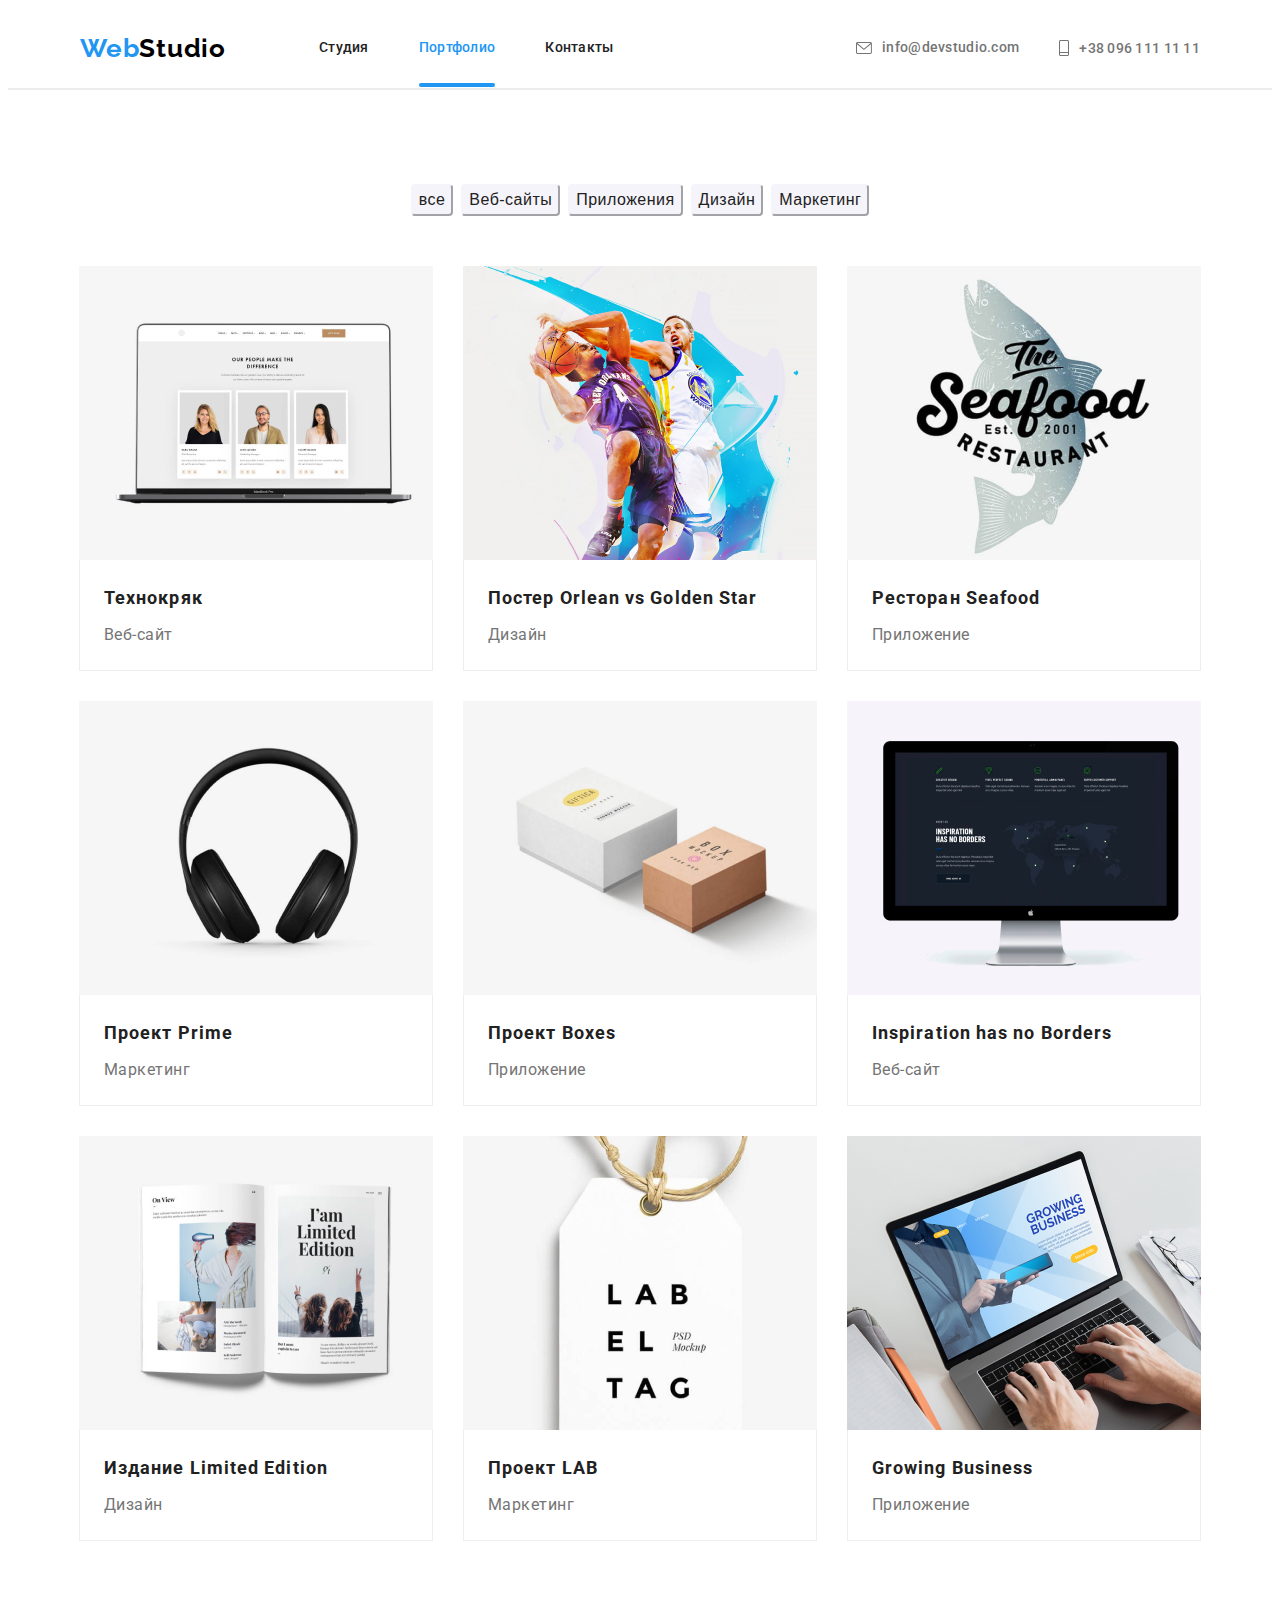
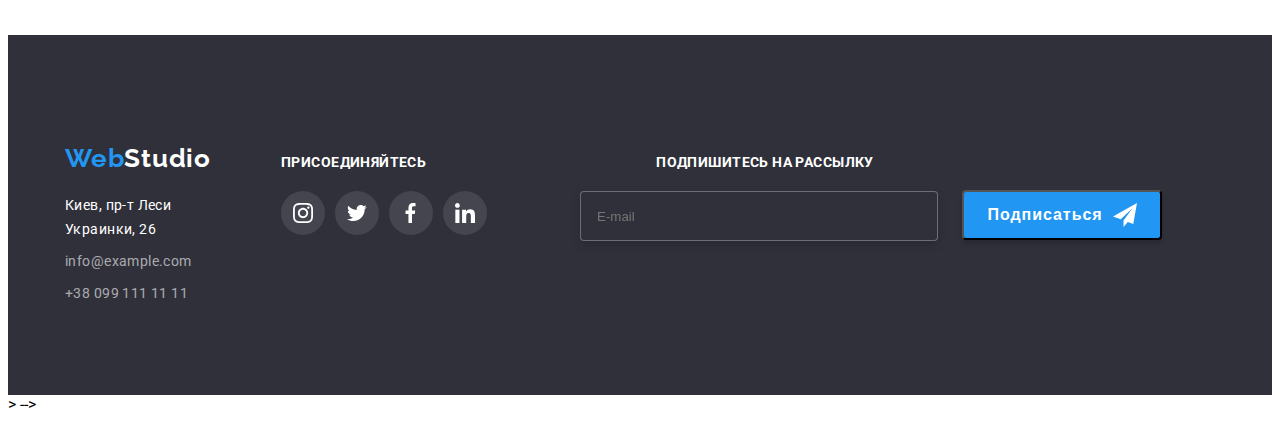
<file: portfolio.html/portfolio.html>
<!DOCTYPE html>
<html lang="ru">
    <head>
        <meta charset="UTF-8">
        <meta http-equiv="X-UA-Compatible" content="IE=edge">
        <meta name="viewport" content="width=device-width, initial-scale=1.0">
        <title>WebStudio</title>
        <link
        rel="stylesheet"
        href="https://cdnjs.cloudflare.com/ajax/libs/animate.css/4.1.1/animate.min.css"/>
        <link rel="preconnect" href="https://fonts.gstatic.com">
        <link href="https://fonts.googleapis.com/css2?family=Raleway:wght@700&family=Roboto:wght@400;500;700;900&display=swap"
        rel="stylesheet">
        <link rel="stylesheet" href="../css/main.min.css">
</head>


<body class="body">
   <header class="header">
      <div class="container top-line">
              <nav class="navigation" >
      
      <a class="logotip link animate__rubberBand" href="../index.html">Web<span class="logo-1">Studio</span></a>
      
      <ul class="menu list">
      
          <li class="menu-item-studio">
      
              <a class="menu-link-studio-list header-contact  link" href="../index.html">Студия</a>
      
          </li>
      <li class="menu-item-portfolio">
      
         <a class="menu-link-studio-list-portfolio header-contact link" href="">Портфолио</a>
      
          </li>
      <li class="menu-item-contakt">
      
              <a class="menu-link-contakt header-contact link" href="">Контакты</a>
          </li>
            </ul>
      </nav>

      <button type="button" class="header__menu-buton" data-menu-button>
        <svg width="40" height="40" class="header__menu-buton-icon">
        <use  href="../images/icons.svg/burger-1.svg#burger-1">
        
        </use>
        </svg>
        
        </button>

      <ul class="mail__tel list">
        <li class="mail__tel-list">
          <a class="mail__tel-link link" href="mailto:info@devstudio.com">
                    <svg width="16" height="12" class="mail-link-icon-mail">
             <use href="../images/icons.svg/sprite-mail-tel.svg#icon-mail">
             </use>
          </svg >
              info@devstudio.com</a> </li>
      
         <li class="tel-link">
          <a class="tel-link-tel link" href="tel:+380961111111">  
              <svg width="10" height="16" class="mail-link-icon-tel ">
              <use href="../images/icons.svg/sprite-mail-tel.svg#icon-telefon">
              </use>
          </svg>
              +38 096 111 11 11</a></li>
      
      </ul>
      </div>

      <div class="mobile-menu" data-menu>
    
        <div class="mobile-menu-conteiner">
            <button type="button" class="mobile-menu-close-buton" data-menu-close>
                <svg width="11" height="11" class="mobile__menu-close-buton-icon">
                    <use href="../images/icons.svg/symbol-defs.svg#icon-close-black-18dp-2-1"></use>
                </svg>
        
            </button>
        <ul class="mobile__menu-list list">
        <li class="mobile__menu-list-item-studio"><a href="../index.html" class="mobile__menu-link-studio link">Студия</a>  
        </li>
        <li class="mobile__menu-list-item"><a href="" class="mobile__menu-link link">Портфолио</a>  
        </li>
        <li class="mobile__menu-list-item"><a href="" class="mobile__menu-link link">Контакты</a>  
        </li>
        </ul>
        </div>
        <ul class="mobile__menu-tel-mail list">
            <li class="mobile__menu-tel-mail-list">
              <a class="mobile__menu-tel-mail-mail link" href="mailto:info@devstudio.com">
             
                 info@devstudio.com</a> </li>
         
            <li class="mobile__menu-tel-mail-list">
             <a class="mobile__menu-tel-mail-linc-tel link" href="tel:+380961111111">  
         
                 +38 096 111 11 11</a></li>
         
         </ul>
        <div class="mobile__menu-social">
            <ul class="mobile__menu-social-list list">
                <li class="mobile__menu-social-link"><a href="" class="mobile__menu-social-seti link">Instagram</a></li>
        
                <li class="mobile__menu-social-link"><a href="" class="mobile__menu-social-seti link">Twitter</a></li>
        
                <li class="mobile__menu-social-link"><a href="" class="mobile__menu-social-seti link">Facebook</a></li>
        
                <li class="mobile__menu-social-link"><a href="" class="mobile__menu-social-seti link">LinkedIn</a></li>
            </ul>
        </div>
        
        
        </div>


          </header>
    <!--шапка герой-->
<main>
   
    <section class="class-hero-portfolio">
        
            <div class="box-hero-portfolio container">

<ul class="hero-buton list">
     <li class="hero-buton-text"><button type="button" class="hero-buton-link">все</button> </li>
<li class="hero-buton-text buton-text"><button type="button" class="hero-buton-link">Веб-сайты</button></li>
<li class="hero-buton-text buton-text"><button type="button" class="hero-buton-link">Приложения</button> </li>
<li class="hero-buton-text buton-text"><button type="button" class="hero-buton-link">Дизайн</button> </li>
<li class="hero-buton-text buton-text"><button type="button" class="hero-buton-link">Маркетинг</button> </li>
</ul>

<ul class="logotip-porfolio  portfolio-blok-list list ">

<li class="logotip-porfolio-logo"><a class="porfolio-logotip-overlay  link" href="">

    <div class="tim-list-overlay">

          <picture class="#">
    

            <source
                    srcset="../images/portfolio-leptop/kmp-1-370.jpg 1x, ../images/portfolio-leptop/kmp-1-370-@2x.jpg 2x"
                    media="(min-width: 1200px)">
                    <source
                    srcset="../images/porfolio-table/pln-1-354.jpg 1x, ../images/porfolio-table/pln-1-354-@2x.jpg 2x"
                    media="(min-width: 768px)">
                    <source
                    srcset="../images/portfolio-tel/prtf-1-450.jpg 1x,  ../images/portfolio-tel/prtf-1-450-@2x.jpg 2x"
                    media="(min-width: 480px)">
                    <source
                    srcset="../images/porfolio-table/pln-1-354.jpg 1x, ../images/porfolio-table/pln-1-354-@2x.jpg 2x"
                    media="(min-width: 320px)">
            
                    <img class="projects__list__item__image" src="#" alt="ноутбук">
                </picture>

        
    <p class="porfolio-overlay"> Технокряк это современная площадка распространения коронавируса. Компании используют
         эту платформу для цифрового шпионажа и атак на защищённые сервера конкурентов.  </p></div>
   <div class="logotip-porfolio-logo-text"><h2 class="hero-list-href">Технокряк</h2><p class="hero-list-href-ink">Веб-сайт</p></div> </a></li>



<li class="logotip-porfolio-logo"><a class="porfolio-logotip-overlay link" href="">
    <div class="tim-list-overlay">
        
        <picture class="#">
    

            <source
                    srcset="../images/portfolio-leptop/kmp-2-370.jpg 1x, ../images/portfolio-leptop/kmp-2-370-@2x.jpg 2x"
                    media="(min-width: 1200px)">
                    <source
                    srcset="../images/porfolio-table/pln-2-354.jpg 1x, ../images/porfolio-table/pln-2-354-@2x.jpg 2x"
                    media="(min-width: 768px)">
                    <source
                    srcset="../images/portfolio-tel/prtf-2-450.jpg 1x,  ../images/portfolio-tel/prtf-2-450-@2x.jpg 2x"
                    media="(min-width: 480px)">
                    <source
                    srcset="../images/porfolio-table/pln-2-354.jpg 1x, ../images/porfolio-table/pln-2-354-@2x.jpg 2x"
                    media="(min-width: 320px)">
            
                    <img class="projects__list__item__image" src="#" alt="баскетболисt">
                </picture>


        <p class="porfolio-overlay"> Технокряк это современная площадка распространения коронавируса. Компании используют
            эту платформу для цифрового шпионажа и атак на защищённые сервера конкурентов.  </p></div>
   <div class="logotip-porfolio-logo-text"> <h2 class="hero-list-href link">Постер  Orlean vs Golden Star</h2><p class="hero-list-href-ink">Дизайн</p></div></a></li>




<li class="logotip-porfolio-logo"><a class="porfolio-logotip-overlay link" href="">
    <div class="tim-list-overlay">

        <picture class="#">
    

            <source
                    srcset="../images/portfolio-leptop/kmp-3-370.jpg 1x, ../images/portfolio-leptop/kmp-3-370-@2x.jpg 2x"
                    media="(min-width: 1200px)">
                    <source
                    srcset="../images/porfolio-table/pln-3-354.jpg 1x, ../images/porfolio-table/pln-3-354-@2x.jpg 2x"
                    media="(min-width: 768px)">
                    <source
                    srcset="../images/portfolio-tel/prtf-3-450.jpg 1x,  ../images/portfolio-tel/prtf-3-450-@2x.jpg 2x"
                    media="(min-width: 480px)">
                    <source
                    srcset="../images/porfolio-table/pln-3-354.jpg 1x, ../images/porfolio-table/pln-3-354-@2x.jpg 2x"
                    media="(min-width: 320px)">
            
                    <img class="projects__list__item__image" src="#" alt="рыба">
                </picture>



        <p class="porfolio-overlay"> Технокряк это современная площадка распространения коронавируса. Компании используют
            эту платформу для цифрового шпионажа и атак на защищённые сервера конкурентов.  </p></div>
   <div class="logotip-porfolio-logo-text"> <h2 class="hero-list-href link">Ресторан Seafood</h2><p class="hero-list-href-ink">Приложение</p></div></a></li>




<li class="logotip-porfolio-logo"><a class="porfolio-logotip-overlay link" href="">
    <div class="tim-list-overlay">
        
        <picture class="#">
    

            <source
                    srcset="../images/portfolio-leptop/kmp-4-370.jpg 1x, ../images/portfolio-leptop/kmp-4-370-@2x.jpg 2x"
                    media="(min-width: 1200px)">
                    <source
                    srcset="../images/porfolio-table/pln-4-354.jpg 1x, ../images/porfolio-table/pln-4-354-@2x.jpg 2x"
                    media="(min-width: 768px)">
                    <source
                    srcset="../images/portfolio-tel/prtf-4-450.jpg 1x,  ../images/portfolio-tel/prtf-4-450-@2x.jpg 2x"
                    media="(min-width: 480px)">
                    <source
                    srcset="../images/porfolio-table/pln-4-354.jpg 1x, ../images/porfolio-table/pln-4-354-@2x.jpg 2x"
                    media="(min-width: 320px)">
            
                    <img class="projects__list__item__image" src="#" alt="наушники">
                </picture>


        <p class="porfolio-overlay"> Технокряк это современная площадка распространения коронавируса. Компании используют
            эту платформу для цифрового шпионажа и атак на защищённые сервера конкурентов.  </p></div>
   <div class="logotip-porfolio-logo-text"><h2 class="hero-list-href link">Проект Prime</h2><p class="hero-list-href-ink">Маркетинг</p></div> </a></li>



<li class="logotip-porfolio-logo"><a class="porfolio-logotip-overlay link" href="">
    <div class="tim-list-overlay">
        <picture class="#">
    

            <source
                    srcset="../images/portfolio-leptop/kmp-5-370.jpg 1x, ../images/portfolio-leptop/kmp-5-370-@2x.jpg 2x"
                    media="(min-width: 1200px)">
                    <source
                    srcset="../images/porfolio-table/pln-5-354.jpg 1x, ../images/porfolio-table/pln-5-354-@2x.jpg 2x"
                    media="(min-width: 768px)">
                    <source
                    srcset="../images/portfolio-tel/prtf-5-450.jpg 1x,  ../images/portfolio-tel/prtf-5-450-@2x.jpg 2x"
                    media="(min-width: 480px)">
                    <source
                    srcset="../images/porfolio-table/pln-5-354.jpg 1x, ../images/porfolio-table/pln-5-354-@2x.jpg 2x"
                    media="(min-width: 320px)">
            
                    <img class="projects__list__item__image" src="#" alt="кубики">
                </picture>


        <p class="porfolio-overlay"> Технокряк это современная площадка распространения коронавируса. Компании используют
            эту платформу для цифрового шпионажа и атак на защищённые сервера конкурентов.  </p></div>
  <div class="logotip-porfolio-logo-text"> <h2 class="hero-list-href link">Проект Boxes</h2><p class="hero-list-href-ink">Приложение</p></div> </a></li>



<li class="logotip-porfolio-logo"><a class="porfolio-logotip-overlay link" href="">
    <div class="tim-list-overlay">
        
        
        <picture class="#">
    

            <source
                    srcset="../images/portfolio-leptop/kmp-6-370.jpg 1x, ../images/portfolio-leptop/kmp-6-370-@2x.jpg 2x"
                    media="(min-width: 1200px)">
                    <source
                    srcset="../images/porfolio-table/pln-6-354.jpg 1x, ../images/porfolio-table/pln-6-354-@2x.jpg 2x"
                    media="(min-width: 768px)">
                    <source
                    srcset="../images/portfolio-tel/prtf-6-450.jpg 1x,  ../images/portfolio-tel/prtf-6-450-@2x.jpg 2x"
                    media="(min-width: 480px)">
                    <source
                    srcset="../images/porfolio-table/pln-6-354.jpg 1x, ../images/porfolio-table/pln-6-354-@2x.jpg 2x"
                    media="(min-width: 320px)">
            
                    <img class="projects__list__item__image" src="#" alt="монитор">
                </picture>


        <p class="porfolio-overlay"> Технокряк это современная площадка распространения коронавируса. Компании используют
            эту платформу для цифрового шпионажа и атак на защищённые сервера конкурентов.  </p></div>
  <div class="logotip-porfolio-logo-text">  <h2 class="hero-list-href link">Inspiration has no Borders</h2><p class="hero-list-href-ink">Веб-сайт</p></div></a></li>




<li class="logotip-porfolio-logo"><a class="porfolio-logotip-overlay link" href="">
    <div class="tim-list-overlay">
  
        <picture class="#">
    

            <source
                    srcset="../images/portfolio-leptop/kmp-7-370.jpg 1x, ../images/portfolio-leptop/kmp-7-370-@2x.jpg 2x"
                    media="(min-width: 1200px)">
                    <source
                    srcset="../images/porfolio-table/pln-7-354.jpg 1x, ../images/porfolio-table/pln-7-354-@2x.jpg 2x"
                    media="(min-width: 768px)">
                    <source
                    srcset="../images/portfolio-tel/prtf-7-450.jpg 1x,  ../images/portfolio-tel/prtf-7-450-@2x.jpg 2x"
                    media="(min-width: 480px)">
                    <source
                    srcset="../images/porfolio-table/pln-7-354.jpg 1x, ../images/porfolio-table/pln-7-354-@2x.jpg 2x"
                    media="(min-width: 320px)">
            
                    <img class="projects__list__item__image" src="#" alt="книга">
                </picture>


        <p class="porfolio-overlay"> Технокряк это современная площадка распространения коронавируса. Компании используют
            эту платформу для цифрового шпионажа и атак на защищённые сервера конкурентов.  </p></div>
   <div class="logotip-porfolio-logo-text"><h2 class="hero-list-href link">Издание Limited Edition</h2><p class="hero-list-href-ink">Дизайн</p></div> </a></li>




<li class="logotip-porfolio-logo"><a class="porfolio-logotip-overlay link" href="">
    <div class="tim-list-overlay">
        <picture class="#">
    

            <source
                    srcset="../images/portfolio-leptop/kmp-8-370.jpg 1x, ../images/portfolio-leptop/kmp-8-370-@2x.jpg 2x"
                    media="(min-width: 1200px)">
                    <source
                    srcset="../images/porfolio-table/pln-8-354.jpg 1x, ../images/porfolio-table/pln-8-354-@2x.jpg 2x"
                    media="(min-width: 768px)">
                    <source
                    srcset="../images/portfolio-tel/prtf-8-450.jpg 1x,  ../images/portfolio-tel/prtf-8-450-@2x.jpg 2x"
                    media="(min-width: 480px)">
                    <source
                    srcset="../images/porfolio-table/pln-8-354.jpg 1x, ../images/porfolio-table/pln-8-354-@2x.jpg 2x"
                    media="(min-width: 320px)">
            
                    <img class="projects__list__item__image" src="#" alt="табличка">
                </picture>


        <p class="porfolio-overlay"> Технокряк это современная площадка распространения коронавируса. Компании используют
            эту платформу для цифрового шпионажа и атак на защищённые сервера конкурентов.  </p></div>
   <div class="logotip-porfolio-logo-text"> <h2 class="hero-list-href link">Проект LAB</h2><p class="hero-list-href-ink">Маркетинг</p></div></a></li>



<li class="logotip-porfolio-logo magin-thre "><a class="porfolio-logotip-overlay  link" href="">
    <div class="tim-list-overlay">
        <picture class="#">
               <source
                    srcset="../images/portfolio-leptop/kmp-9-370.jpg 1x, ../images/portfolio-leptop/kmp-9-370-@2x.jpg 2x"
                    media="(min-width: 1200px)">
                    <source
                    srcset="../images/porfolio-table/pln-9-354.jpg 1x, ../images/porfolio-table/pln-9-354-@2x.jpg 2x"
                    media="(min-width: 768px)">
                    <source
                    srcset="../images/portfolio-tel/prtf-9-450.jpg 1x,  ../images/portfolio-tel/prtf-9-450-@2x.jpg 2x"
                    media="(min-width: 480px)">
                    <source
                    srcset="../images/porfolio-table/pln-9-354.jpg 1x, ../images/porfolio-table/pln-9-354-@2x.jpg 2x"
                    media="(min-width: 320px)">
            
                    <img class="projects__list__item__image" src="#" alt="ноутбук">
                </picture>


        <p class="porfolio-overlay"> Технокряк это современная площадка распространения коронавируса. Компании используют
            эту платформу для цифрового шпионажа и атак на защищённые сервера конкурентов.  </p></div>
   <div class="logotip-porfolio-logo-text"> <h2 class="hero-list-href link">Growing Business</h2><p class="hero-list-href-ink">Приложение</p></div></a></li>
   <li class="logotip-porfolio-logo magin-thre ">
       <!-- <a class="porfolio-logotip-overlay  link" href="">
    <div class="tim-list-overlay">
        <picture class="#">
               <source
                    srcset="../images/portfolio-leptop/kmp-9-370.jpg 1x, ../images/portfolio-leptop/kmp-9-370-@2x.jpg 2x"
                    media="(min-width: 1200px)">
                    <source
                    srcset="../images/porfolio-table/pln-9-354.jpg 1x, ../images/porfolio-table/pln-9-354-@2x.jpg 2x"
                    media="(min-width: 768px)">
                    <source
                    srcset="../images/portfolio-tel/prtf-9-450.jpg 1x,  ../images/portfolio-tel/prtf-9-450-@2x.jpg 2x"
                    media="(min-width: 480px)">
                    <source
                    srcset="../images/porfolio-table/pln-9-354.jpg 1x, ../images/porfolio-table/pln-9-354-@2x.jpg 2x"
                    media="(min-width: 320px)">
            
                    <img class="projects__list__item__image" src="#" alt="ноутбук">
                </picture>


        <p class="porfolio-overlay"> Технокряк это современная площадка распространения коронавируса. Компании используют
            эту платформу для цифрового шпионажа и атак на защищённые сервера конкурентов.  </p></div>
   <div class="logotip-porfolio-logo-text"> <h2 class="hero-list-href link">Growing Business</h2><p class="hero-list-href-ink">Приложение</p></div></a> -->
</li>


</ul>
</div>
</section> 


</main>

<!--подвал-->


<footer class="footer">
   <div class="footer-bloc footer-bloc-content container">
   <div class="footer-bloc-adres">
           <a class="logotip-footer link" href="./index.html" lang="en">Web<span class="logo-1-footer link">Studio</span></a>
               <address class="address-address">
           <ul class="address-footer-list list">
           <li class="address-list-item">
           <a class="address-footer link" href="https://goo.gl/maps/nFPgF8o5voA4oPt57" target="_blank"
                rel="noopener noreferrer">
                  Киев, пр-т Леси Украинки, 26</a>
            </li>
             <li class="address-list-item addr">
             <a class="footer-mail link" href="mailto:info@example.com">info@example.com</a>
                </li>
           <li class="address-list-item addr">
              <a class="footer-tel link" href="tel:+380991111111">+38 099 111 11 11</a>
             </li>
             </ul>
           </address>
          </div> 
          <div class="social-footer">
              <h3 class="social-footer-text">присоединяйтесь</h3>
              <ul class="social-list-footer list">
   
               <li class="social-list-item-footer">
       <a href="" class="social-list-link-footer link">
       <svg width="20" height="20" class="social-list-icon-footer">
           <use href="../images/icons.svg/sprite-soc-seti.svg#icon-instagram"></use>
       </svg>
       </a>
               </li>
       
               <li class="social-list-item-footer">
                   <a href="" class="social-list-link-footer link">
                       <svg width="20" height="20" class="social-list-icon-footer">
                           <use href="../images/icons.svg/sprite-soc-seti.svg#icon-twitter"></use>
                       </svg>
                       </a>
               </li>
       
               <li class="social-list-item-footer">
                   <a href="" class="social-list-link-footer link">
                       <svg width="20" height="20" class="social-list-icon-footer">
                           <use href="../images/icons.svg/sprite-soc-seti.svg#icon-facebook"></use>
                       </svg>
                       </a>
               </li>
       
               <li class="social-list-item-footer">
                   <a href="" class="social-list-link-footer link">
                       <svg width="20" height="20" class="social-list-icon-footer">
                           <use href="../images/icons.svg/sprite-soc-seti.svg#icon-linkedin"></use>
                           
                       </svg>
                       </a>
               </li>
       
           </ul>
          </div>

          <form action="#" class="social-footer-mail">
        <div class="social-footer-mail-bloc"> 
            <h3 class="social-footer-mail-text">ПОДПИШИТЕСЬ НА РАССЫЛКУ</h3>
           
<label class="social-footer-mail-text-masege">
<input type="mail" id="input-e-mail" name="user-mail" class="social-footer-mail-text-masege-mail" placeholder="E-mail" required>
</div>
</label>
<button type="submit"  class="social-footer-mail-text-masege-button">Подписаться

    <svg width="24" height="24" class="social-footer-mail-text-masege-icon">
        
        <use href="../images/icons.svg/ikon-teligram.svg#icon-icon-teligram"></use>
    </svg>
</button>

       
       </form>


       </div>
       </footer>
 
>
    <script src="../js/model.js"></script>-->
    <script src="../js/menu.js"></script>
    

</body>
</html>
</file>
<file: css/main.min.css>
.visually-hidden{position:absolute !important;clip:rect(1px 1px 1px 1px);clip:rect(1px, 1px, 1px, 1px);padding:0 !important;border:0 !important;height:1px !important;width:1px !important;overflow:hidden}:root{--logo-color:#2196f3;--logo-1-color: black ;--logo-1-footercolor:#fff;--hero-link-background-color: #2F303A;--priorety-link-color: #212121 ;--priorety-iten-color: #757575 ;--colektive-background-color: #F5F4FA;--text-body: roboto ,sans-serif ;--text-logo: Raleway , sans-serif }h1,h2,h3,h4,h5,h6,p{margin-top:0;margin-bottom:0}img{display:block}ul,ol{margin-top:0;margin-bottom:0;padding-left:0}.list{list-style:none}.link{text-decoration:none}.container{width:100%;padding-left:15px;padding-right:15px;margin-left:auto;margin-right:auto;margin:0 auto}@media screen and (min-width: 480px){.container{width:100%}}@media screen and (min-width: 768px){.container{max-width:1150px}}@media screen and (min-width: 1200px){.container{max-width:1200}}.class{color:var(--logo-color)}.body{font-family:var(--text-body)}@media screen and (max-width: 767px){.mobile-menu{display:block;z-index:100;position:fixed;top:0;left:0;width:100vw;height:100vh;background-color:#ffffff;overflow:auto;opacity:0;visibility:hidden;pointer-events:none;transition-property:opacity, visibility;transition-duration:250ms;transition-timing-function:cubic-bezier(0.4, 0, 0.2, 1)}.mobile-menu.is-open{opacity:1;visibility:visible;pointer-events:auto}.mobile-menu-conteiner{position:relative;padding-top:48px;padding-left:25px}.mobile-menu-close-buton{position:absolute;top:10px;right:25px;border:none;background-color:transparent;padding:0;fill:#212121;height:11px;width:11px;transition-property:color, fill;transition-duration:250ms;transition-timing-function:cubic-bezier(0.4, 0, 0.2, 1)}:hover,:focus{fill:#2196F3}.mobile__menu-list-item{margin-top:32px}.mobile__menu-link-studio{font-size:40px;line-height:1.17;letter-spacing:0.02em;color:#2196F3}.mobile__menu-link{font-size:40px;line-height:1.17;letter-spacing:0.02em;color:#212121}.mobile__menu-tel-mail{padding-top:30px}.mobile__menu-tel-mail-list{padding-left:26px;margin-bottom:32px}.mobile__menu-tel-mail-mail{font-size:28px;line-height:1.17;letter-spacing:0.02em;color:#2196F3}.mobile__menu-tel-mail-linc-tel{font-size:24px;line-height:1.16;letter-spacing:0.02em;color:#757575;margin-top:32px}.mobile__menu-social-list{display:flex;flex-wrap:wrap;font-size:24px;line-height:1.16;letter-spacing:0.02em;color:#2196F3;position:relative;align-items:center;justify-content:center}.mobile__menu-social-list::after{content:'';position:absolute;top:56%;left:0;height:2px;width:100%;background-color:rgba(33,33,33,0.2)}.mobile__menu-social-list::before{content:'';position:absolute;top:56%;left:36%;transform:rotatez(90deg);height:2px;width:30%;background-color:rgba(33,33,33,0.2)}}@media screen and (max-width: 768px){.mobile__menu-social-link{width:calc((100% - 20px) / 2);text-align:center;padding:10px;padding-top:15px}}.header{border-bottom:2px solid #ECECEC}.logotip{font-family:var(--text-logo);font-weight:700;font-size:26px;line-height:1.19;letter-spacing:0.03em;color:var(--logo-color)}.logo-1{font-family:var(--text-logo);font-weight:700;font-size:26px;line-height:1.19;letter-spacing:0.03em;color:var(--logo-1-color)}.logotip{display:flex;align-items:center;margin-right:93px;animation-duration:2000ms;animation-iteration-count:2}.top-line{display:flex;justify-content:space-between;align-items:center}@media screen and (max-width: 767px){.menu{display:none}.mail__tel{display:none}.tel-link{display:none}.header__menu-buton{line-height:0;background-color:transparent;border:none;padding:0;margin-right:20px;fill:#212121}.header__menu-buton:hover,.header__menu-buton:focus{fill:#2196F3}}@media screen and (min-width: 768px){.header__menu-buton{display:none}.mobile-menu{display:none}.logotip{display:flex;align-items:center;margin-right:93px;animation-duration:2000ms;animation-iteration-count:2}.navigation{display:flex}.menu{display:flex;align-items:center}.menu-item-studio{align-items:center}.menu-item-portfolio{margin-left:50px;margin-right:50px;align-items:center}.menu-link-portfolio{font-style:normal;font-weight:500;font-size:14px;line-height:1.14;letter-spacing:0.02em;color:var(--priorety-link-color);transition-property:color;transition-duration:250ms;transition-timing-function:cubic-bezier(0.4, 0, 0.2, 1)}.menu-link-portfolio:hover,.menu-link-portfolio:focus{color:var(--logo-color)}.menu-link-contakt{font-style:normal;font-weight:500;font-size:14px;line-height:1.14;letter-spacing:0.02em;color:var(--priorety-link-color);transition-property:color;transition-duration:250ms;transition-timing-function:cubic-bezier(0.4, 0, 0.2, 1)}.menu-link-contakt:hover,.menu-link-contakt:focus{color:var(--logo-color)}.mail__tel-link{font-style:normal;font-weight:500;font-size:14px;line-height:1.14;letter-spacing:0.02em;color:var(--priorety-iten-color);display:flex;align-items:center;transition-property:color;transition-duration:250ms;transition-timing-function:cubic-bezier(0.4, 0, 0.2, 1)}.mail__tel-link:hover,.mail__tel-link:focus{color:var(--logo-color)}.mail__tel-link:hover .mail-link-icon-mail,.mail__tel-link:focus .mail-link-icon-mail{fill:var(--logo-color)}.mail-link-icon-mail{display:inline-block;margin-right:10px;fill:var(--priorety-iten-color);transition-property:fill;transition-duration:250ms;transition-timing-function:cubic-bezier(0.4, 0, 0.2, 1)}.tel-link-tel{font-style:normal;font-weight:500;font-size:14px;line-height:16px;letter-spacing:0.02em;display:flex;align-items:center;color:var(--priorety-iten-color);transition-property:color;transition-duration:250ms;transition-timing-function:cubic-bezier(0.4, 0, 0.2, 1)}.tel-link-tel:hover,.tel-link-tel:focus{color:var(--logo-color)}.tel-link-tel:hover .mail-link-icon-tel,.tel-link-tel:focus .mail-link-icon-tel{fill:var(--logo-color)}.mail-link-icon-tel{display:inline-block;fill:var(--priorety-iten-color);margin-right:10px;transition-property:fill;transition-duration:250ms;transition-timing-function:cubic-bezier(0.4, 0, 0.2, 1)}}@media screen and (min-width: 1200px){.header{border-bottom:2px solid #ECECEC}.logotip{font-family:var(--text-logo);font-weight:700;font-size:26px;line-height:1.19;letter-spacing:0.03em;color:var(--logo-color)}.logo-1{font-family:var(--text-logo);font-weight:700;font-size:26px;line-height:1.19;letter-spacing:0.03em;color:var(--logo-1-color)}.header{border-bottom:2px solid #ECECEC}.top-line{box-sizing:border-box}.logotip{display:flex;align-items:center;margin-right:93px;animation-duration:2000ms;animation-iteration-count:2}.navigation{display:flex}.top-line{display:flex;justify-content:space-between;align-items:center}.menu{display:flex;align-items:center}.menu-item-studio{align-items:center}.menu-item-portfolio{margin-left:50px;align-items:center}.menu-item-contakt{align-items:center}.logotip{font-family:var(--text-logo);font-weight:700;font-size:26px;line-height:1.19;letter-spacing:0.03em;color:var(--logo-color)}.logo-1{font-family:var(--text-logo);font-weight:700;font-size:26px;line-height:1.19;letter-spacing:0.03em;color:var(--logo-1-color)}.menu-link-studio{font-style:normal;font-weight:500;font-size:14px;line-height:1.14;letter-spacing:0.02em;color:var(--logo-color);position:relative;transition-property:color;transition-duration:250ms;transition-timing-function:cubic-bezier(0.4, 0, 0.2, 1)}.menu-link-studio:hover,.menu-link-studio:focus{color:var(--logo-color)}.menu-link-studio-list{font-style:normal;font-weight:500;font-size:14px;line-height:1.14;letter-spacing:0.02em;color:var(--priorety-link-color);transition-property:color;transition-duration:250ms;transition-timing-function:cubic-bezier(0.4, 0, 0.2, 1)}.menu-link-studio-list:hover,.menu-link-studio-list:focus{color:var(--logo-color)}.menu-link-portfolio{font-style:normal;font-weight:500;font-size:14px;line-height:1.14;letter-spacing:0.02em;color:var(--priorety-link-color);transition-property:color;transition-duration:250ms;transition-timing-function:cubic-bezier(0.4, 0, 0.2, 1)}.menu-link-portfolio:hover,.menu-link-portfolio:focus{color:var(--logo-color)}.menu-link-contakt:hover,.menu-link-contakt:focus{color:var(--logo-color)}.menu-link-studio-list-portfolio{font-style:normal;font-weight:500;font-size:14px;line-height:1.14;letter-spacing:0.02em;color:var(--logo-color);position:relative;transition-property:color;transition-duration:250ms;transition-timing-function:cubic-bezier(0.4, 0, 0.2, 1)}.menu-link-studio-list-portfolio::after{position:absolute;left:0;bottom:-32px;display:block;content:'';width:100%;height:4px;border-radius:2px;background-color:var(--logo-color)}.menu-link-portfolio-list{font-style:normal;font-weight:500;font-size:14px;line-height:1.14;letter-spacing:0.02em}.menu-link-studio::after{position:absolute;left:0;bottom:-34px;display:block;content:'';width:100%;height:4px;border-radius:2px;background-color:var(--logo-color)}.menu-link-contakt{font-style:normal;font-weight:500;font-size:14px;line-height:1.14;letter-spacing:0.02em;color:var(--priorety-link-color);transition-property:color;transition-duration:250ms;transition-timing-function:cubic-bezier(0.4, 0, 0.2, 1)}.menu{font-style:normal;font-weight:500;font-size:14px;line-height:1.14;letter-spacing:0.02em;color:var(--priorety-link-color)}.mail__tel{display:flex;align-items:center;margin-left:auto;padding-top:32px;padding-bottom:32px}.mail__tel-link{font-style:normal;font-weight:500;font-size:14px;line-height:1.14;letter-spacing:0.02em;color:var(--priorety-iten-color);display:flex;align-items:center;transition-property:color;transition-duration:250ms;transition-timing-function:cubic-bezier(0.4, 0, 0.2, 1)}.mail__tel-link:hover,.mail__tel-link:focus{color:var(--logo-color)}.mail__tel-link:hover .mail-link-icon-mail,.mail__tel-link:focus .mail-link-icon-mail{fill:var(--logo-color)}.mail-link-icon-mail{display:inline-block;margin-right:10px;fill:var(--priorety-iten-color);transition-property:fill;transition-duration:250ms;transition-timing-function:cubic-bezier(0.4, 0, 0.2, 1)}.tel-link-tel{font-style:normal;font-weight:500;font-size:14px;line-height:16px;letter-spacing:0.02em;display:flex;align-items:center;color:var(--priorety-iten-color);margin-left:10px;transition-property:color;transition-duration:250ms;transition-timing-function:cubic-bezier(0.4, 0, 0.2, 1)}.tel-link-tel:hover,.tel-link-tel:focus{color:var(--logo-color)}.tel-link-tel:hover .mail-link-icon-tel,.tel-link-tel:focus .mail-link-icon-tel{fill:var(--logo-color)}.mail-link-icon-tel{display:inline-block;margin-left:30px;fill:var(--priorety-iten-color);margin-right:10px;transition-property:fill;transition-duration:250ms;transition-timing-function:cubic-bezier(0.4, 0, 0.2, 1)}}.hero{margin:0 auto;padding-top:118px;padding-bottom:118px;max-width:100%;background-image:linear-gradient(0deg, rgba(47,48,58,0.4), rgba(47,48,58,0.4)),url(../prioretyu/tel-1-x1.jpg);background-position:center;background-repeat:no-repeat;background-size:cover;background-color:#c4c4c4}.hero .container{text-align:center}@media (min-device-pixel-ratio: 2), (min-resolution: 192dpi), (min-resolution: 2dppx){.hero{background-image:linear-gradient(0deg, rgba(47,48,58,0.4), rgba(47,48,58,0.4)),url(../prioretyu/tel-1-@2x.jpg)}}@media screen and (min-width: 480px){.hero{background-image:linear-gradient(0deg, rgba(47,48,58,0.4), rgba(47,48,58,0.4)),url(../prioretyu/tel-1-x1.jpg)}}@media (min-device-pixel-ratio: 2) and (min-width: 480px), (min-resolution: 192dpi) and (min-width: 480px), (min-resolution: 2dppx) and (min-width: 480px){.hero{background-image:linear-gradient(0deg, rgba(47,48,58,0.4), rgba(47,48,58,0.4)),url(../prioretyu/tel-1-@2x.jpg)}}@media screen and (min-width: 768px){.hero{background-image:linear-gradient(0deg, rgba(47,48,58,0.4), rgba(47,48,58,0.4)),url(../prioretyu/pln-1-x1.jpg)}}@media (min-device-pixel-ratio: 2) and (min-width: 768px), (min-resolution: 192dpi) and (min-width: 768px), (min-resolution: 2dppx) and (min-width: 768px){.hero{background-image:linear-gradient(0deg, rgba(47,48,58,0.4), rgba(47,48,58,0.4)),url(../prioretyu/pln-1-@2x.jpg)}}@media screen and (min-width: 1200px){.hero{padding-top:200px;padding-bottom:200px;max-width:1600px;background-image:linear-gradient(0deg, rgba(47,48,58,0.4), rgba(47,48,58,0.4)),url(../prioretyu/komp-1-x1.jpg)}}@media (min-device-pixel-ratio: 2) and (min-width: 1200px), (min-resolution: 192dpi) and (min-width: 1200px), (min-resolution: 2dppx) and (min-width: 1200px){.hero{background-image:linear-gradient(0deg, rgba(47,48,58,0.4), rgba(47,48,58,0.4)),url(../prioretyu/komp-1-@2x.jpg)}}.hero__title{font-weight:900;font-size:20px;line-height:1.36;text-align:center;letter-spacing:0.06em;text-transform:uppercase;color:var(--logo-1-footercolor);width:280px;margin-left:auto;margin-right:auto;margin-bottom:30px}@media screen and (min-width: 480px){.hero__title{font-size:26px;width:360px}}@media screen and (min-width: 1200px){.hero__title{font-size:44px;width:696px}}.hero__modal-btn{font-style:normal;font-weight:700;font-size:16px;line-height:1.9;letter-spacing:0.06em;color:var(--logo-1-footercolor);background-color:var(--logo-color);cursor:pointer;display:inline-block;padding:10px 32px;border:transparent;border-radius:4px;box-shadow:0px 4px 4px rgba(0,0,0,0.15);transition-property:background-color, box-shadow;transition-duration:250ms;transition-timing-function:cubic-bezier(0.4, 0, 0.2, 1)}.hero__modal-btn:hover,.hero__modal-btn:focus{color:var(--logo-color)}.section-priorety{padding-top:94px}.priorety-list{width:100%;margin-top:30px}.priorety-logo-list{display:flex;justify-content:center;align-items:center;min-height:120px;background:var(--colektive-background-color);border-radius:4px;margin-bottom:30px}.priorety-link{margin-bottom:10px;text-align:center;font-weight:700;font-size:14px;line-height:1.14;letter-spacing:0.03em;text-transform:uppercase;color:var(--priorety-link-color)}.priorety-iten{font-style:normal;font-weight:400;font-size:14px;line-height:1.71;letter-spacing:0.03em;color:var(--priorety-iten-color)}.priorety-logo{background-color:#F5F4FA}@media screen and (min-width: 768px){.priorety{display:flex;flex-wrap:wrap;padding-bottom:0;margin-top:-30px;margin-left:-30px}.priorety-list{width:calc((100% - 60px) / 2);margin-top:30px;margin-left:30px}}@media screen and (min-width: 1200px){.priorety{flex-wrap:nowrap}.priorety-link{text-align:start}}@media screen and (min-width: 100px) and (max-width: 1199px){.going-bloc{display:none}}@media screen and (min-width: 1200px){.class-going{padding-top:94px;padding-bottom:94px}.going-list{display:flex;margin-top:-30px;margin-left:-30px}.going-list-foto{position:relative;flex-basis:calc((100% - 90px)/3);margin-top:30px;margin-left:20px}.going{text-align:center;font-style:normal;font-weight:700;font-size:36px;line-height:1.17;text-align:center;letter-spacing:0.03em;color:var(--priorety-link-color);margin-bottom:50px}.going-list-text{font-weight:700;font-size:14px;line-height:1.14;text-align:center;letter-spacing:0.03em;text-transform:uppercase;position:absolute;left:0;bottom:0;display:flex;justify-content:center;align-items:center;height:70px;width:100%;background-color:rgba(47,48,58,0.8);color:var(--logo-1-footercolor)}}.collective{background:var(--colektive-background-color)}.collective-list-name{display:flex;flex-wrap:wrap;align-items:flex-start;justify-content:center}@media screen and (min-width: 768px){.collective-list-name{margin-top:-30px;margin-left:-30px}}@media screen and (min-width: 1200px){.collective-list-name{margin-top:-30px;margin-left:-30px}}.collective-pipl{width:100%;max-width:450px;background:#ffffff;box-shadow:0px 1px 3px rgba(0,0,0,0.12),0px 1px 1px rgba(0,0,0,0.14),0px 2px 1px rgba(0,0,0,0.2);border-radius:0px 0px 4px 4px}.collective-pipl:not(:last-child){margin-bottom:30px}@media screen and (min-width: 768px){.collective-pipl{width:calc((100% - 60px) / 2);margin-top:30px;margin-left:30px}}@media screen and (min-width: 1200px){.collective-pipl{width:calc((100% - 120px) / 4);margin-top:30px;margin-left:30px}}.collective-pipl-foto-logo{width:100%;max-width:450px;max-height:100%}.collective-list{font-style:normal;font-weight:600;font-size:36px;line-height:1.17;text-align:center;letter-spacing:0.03em;letter-spacing:0.03em;color:var(--priorety-link-color);margin-bottom:50px}@media screen and (min-width: 1200px){.collective-list{font-size:36px}}.collective-name{font-style:normal;font-weight:500;font-size:16px;line-height:1.19;letter-spacing:0.03em;color:var(--priorety-link-color);text-align:center;display:block;margin-bottom:10px}.collective-name-profesion{padding:30px 32px}.collective-profesion{font-weight:400;font-size:16px;line-height:1.19;letter-spacing:0.03em;color:var(--priorety-iten-color);text-align:center;display:block;margin-bottom:16px}.social-list{display:flex;justify-content:center}.social-list-item{border-radius:50%}.social-list-item:not(:last-child){margin-right:10px}.social-list-link{align-items:center;display:flex;justify-content:center;border-radius:50%;width:44px;height:44px;fill:#afb1b8;background-color:transparent;transition-property:fill, background-color;transition-duration:250ms;transition-timing-function:cubic-bezier(0.4, 0, 0.2, 1)}.social-list-link:hover,.social-list-link:focus{background-color:var(--logo-color);fill:var(--logo-1-footercolor)}@media screen and (max-width: 1199px){.client{padding-top:94px;padding-bottom:94px}.client-cent{font-style:normal;font-weight:600;font-size:28px;line-height:1.17;text-align:center;letter-spacing:0.03em;margin-bottom:50px;color:var(--priorety-link-color)}.client-list{display:flex;flex-wrap:wrap;justify-content:center;align-items:center}.client-list{display:flex;flex-wrap:wrap;padding-bottom:0;margin-top:-30px;margin-left:-30px}.client-list-link{width:calc((100% - 60px) / 2);margin-top:30px;margin-left:30px}.client-list-client{display:flex;justify-content:center;align-items:center;width:170px;height:92px;border:1px solid #afb1b8;border-radius:4px;fill:#afb1b8;transition-property:fill , border;transition-duration:250ms;transition-timing-function:cubic-bezier(0.4, 0, 0.2, 1)}.client-list-client:hover,.client-list-client:focus{fill:#2196f3}.client-list-client:hover,.client-list-client:focus{border-color:#2196f3}}@media screen and (min-width: 768px) and (max-width: 1199px){.client-list-link{width:calc((100% - 90px) / 3);margin-top:30px;margin-left:30px}}@media screen and (min-width: 1200px){.client-item{margin-left:auto;margin-right:auto}.client{padding-top:94px;padding-bottom:94px}.client-cent{font-style:normal;font-weight:600;font-size:36px;line-height:1.17;text-align:center;letter-spacing:0.03em;margin-bottom:50px;color:var(--priorety-link-color)}.client-list{display:flex;align-items:center}.client-list-link:not(:last-child){margin-right:20px}.client-list-client{display:flex;justify-content:center;align-items:center;width:170px;height:92px;border:1px solid #afb1b8;border-radius:4px;fill:#afb1b8;transition-property:fill , border;transition-duration:250ms;transition-timing-function:cubic-bezier(0.4, 0, 0.2, 1)}.client-list-client:hover,.client-list-client:focus{fill:#2196f3}.client-list-client:hover,.client-list-client:focus{border-color:#2196f3}}.footer{padding-top:60px;padding-bottom:60px;background-color:var(--hero-link-background-color)}.footer-bloc{align-items:baseline}.footer-bloc-content{display:flex;flex-direction:column;align-items:center}.address-footer-list{display:flex;flex-direction:column;align-items:center}.address-footer{font-style:normal;font-size:14px;line-height:1.71;letter-spacing:0.03em;color:var(--logo-1-footercolor)}.address-list-item:not(:last-child){margin-bottom:8px}.logotip-footer{display:block;text-align:center;margin-bottom:20px;font-family:var(--text-logo);font-weight:700;font-size:26px;line-height:1.19;letter-spacing:0.03em;color:var(--logo-color)}.logo-1-footer{font-family:var(--text-logo);font-weight:700;font-size:26px;line-height:1.19;letter-spacing:0.03em;color:var(--logo-1-footercolor)}.footer-mail{font-style:normal;font-family:var(--text-body);font-weight:400;font-size:14px;line-height:1.71;letter-spacing:0.03em;color:rgba(255,255,255,0.6)}.footer-tel{font-style:normal;font-family:var(--text-body);font-size:14px;line-height:1.71;font-weight:400;letter-spacing:0.03em;color:rgba(255,255,255,0.6)}.social-footer{margin:60px 0}.social-footer-text{font-style:normal;font-weight:700;font-size:14px;line-height:1.14;letter-spacing:0.03em;text-transform:uppercase;color:#FFFFFF;margin-bottom:20px}.social-list-footer{display:flex;justify-content:space-between}.social-list-link-footer{display:flex;justify-content:center;align-items:center;width:44px;height:44px;border-radius:50%;background-color:rgba(255,255,255,0.1);transition-property:background-color;transition-duration:250ms;transition-timing-function:cubic-bezier(0.4, 0, 0.2, 1)}.social-list-link-footer:hover,.social-list-link-footer:focus{background-color:var(--logo-color)}.social-list-link-footer:hover .social-list-icon-footer,.social-list-link-footer:focus .social-list-icon-footer{fill:var(--logo-1-footercolor)}.social-list-icon-footer{fill:var(--logo-1-footercolor)}.social-list-item-footer:not(:last-child){margin-right:10px}.social-footer-mail{width:100%;display:flex;flex-direction:column;align-items:center}.social-footer-mail-bloc{width:100%}.social-footer-mail-text{display:block;font-style:normal;font-weight:700;font-size:14px;line-height:1.14;letter-spacing:0.03em;text-transform:uppercase;text-align:center;color:#FFFFFF}.social-footer-mail-text-masege-mail{width:90%;margin-bottom:20px;margin-top:20px;padding-left:16px;padding-top:15px;padding-bottom:15px;border:1px solid rgba(255,255,255,0.3);box-sizing:border-box;filter:drop-shadow(0px 4px 4px rgba(0,0,0,0.15));border-radius:4px;background-color:#2F303A;color:#fff;transition-property:color;transition-duration:250ms;transition-timing-function:cubic-bezier(0.4, 0, 0.2, 1)}.social-footer-mail-text-masege-mail:hover,.social-footer-mail-text-masege-mail:focus{border-color:var(--logo-color)}.social-footer-mail-text-masege-button{display:block;font-weight:700;font-size:16px;line-height:1.87;letter-spacing:0.06em;color:#FFFFFF;width:200px;height:50px;background:#2196F3;box-shadow:0px 4px 4px rgba(0,0,0,0.15);border-radius:4px;cursor:pointer;display:flex;align-items:center;justify-content:center;transition-property:background-color;transition-duration:1250ms;transition-timing-function:cubic-bezier(0.4, 0, 0.2, 1)}.social-footer-mail-text-masege-button:hover,.social-footer-mail-text-masege-button:focus{background-color:var(--logo-color)}.social-footer-mail-text-masege-icon{margin-left:10px;justify-content:center}@media screen and (min-width: 768px){.footer-bloc{display:flex;flex-wrap:wrap;flex-direction:row}.social-footer{margin-bottom:100px}.social-footer-mail-bloc{width:auto}.footer-bloc-adres{margin-left:61px;margin-right:165px}.social-footer-mail-text-masege-mail{width:450px}}@media screen and (min-width: 1200px){.footer{padding-top:94px}.footer{background-color:var(--hero-link-background-color);padding-top:60px;padding-bottom:60px}.footer-bloc{width:100%;display:flex;align-items:baseline;flex-wrap:nowrap}.footer-bloc-adres{margin-left:0px;margin-right:0px}.social-footer{box-sizing:border-box;margin-left:70px}.social-footer-mail{display:flex;flex-direction:row;margin-left:93px}.social-footer-mail-text-masege-mail{width:358px;height:50px;padding-left:16px;margin-right:12px;border:1px solid rgba(255,255,255,0.3);box-sizing:border-box;filter:drop-shadow(0px 4px 4px rgba(0,0,0,0.15));border-radius:4px;background-color:#2F303A;margin-top:20px;color:#fff;transition-property:color;transition-duration:250ms;transition-timing-function:cubic-bezier(0.4, 0, 0.2, 1)}.address-footer-list{align-items:flex-start}.social-footer-mail-text-masege-button{margin-left:12px;margin-top:14px}}.class-hero-portfolio{padding-top:94px;padding-bottom:94px}@media screen and (max-width: 1199px){.class-hero-portfolio{padding-top:60px;padding-bottom:60px}}.hero-buton{display:flex;flex-wrap:wrap;margin-top:-8px;margin-left:-8px;margin-bottom:50px}@media screen and (min-width: 768px){.hero-buton{justify-content:center}}.hero-buton-text{margin-top:8px;margin-left:8px}.hero-buton-link{font-weight:500;font-size:16px;line-height:1.62;text-align:center;letter-spacing:0.03em;border-radius:4px;color:var(--priorety-link-color);background-color:var(--colektive-background-color);border-color:var(--colektive-background-color);transition-property:color , background-color , border-color;transition-duration:250ms;transition-timing-function:cubic-bezier(0.4, 0, 0.2, 1)}.hero-buton-link:hover,.hero-buton-link:focus{background-color:var(--logo-color);color:var(--logo-1-footercolor);box-shadow:0px 3px 1px rgba(0,0,0,0.1),0px 1px 2px rgba(0,0,0,0.08),0px 2px 2px rgba(0,0,0,0.12)}.buton-text{margin-left:8px}.logotip-porfolio{display:flex;flex-wrap:wrap;align-items:flex-start;margin-top:-30px;margin-left:-30px;justify-content:center}@media screen and (min-width: 480px) and (max-width: 767px){.logotip-porfolio{justify-content:center}}.logotip-porfolio:not(:last-child){justify-content:center}.logotip-porfolio-logo{margin-top:-30px;margin-left:-30px;justify-content:center}.logotip-porfolio-logo:not(:last-child){justify-content:center}.logotip-porfolio-logo{margin-top:30px;margin-left:30px}@media screen and (max-width: 767px){.logotip-porfolio-logo{width:480px}}.logotip-porfolio-logo:last-child{display:none}@media screen and (min-width: 768px){.projects__list:last-child{display:block;margin-top:30px}}@media screen and (min-width: 1200px){.projects__list:last-child{margin-top:-30px}}.porfolio-logotip-overlay{display:block;width:100%;transition-property:box-shadow;transition-duration:250ms;transition-timing-function:cubic-bezier(0.4, 0, 0.2, 1)}.porfolio-logotip-overlay:hover,.porfolio-logotip-overlay:focus{box-shadow:0px 1px 1px rgba(0,0,0,0.12),0px 4px 4px rgba(0,0,0,0.06),1px 4px 6px rgba(0,0,0,0.16)}@media screen and (min-width: 480px){.porfolio-logotip-overlay{width:450px}}@media screen and (min-width: 768px) and (max-width: 1199px){.porfolio-logotip-overlay{width:calc((768px - 60px) / 2)}}@media screen and (min-width: 1200px){.porfolio-logotip-overlay{width:calc((768px - 60px) / 2)}}.projects__list__item__image{background-size:cover}@media screen and (min-width: 320px){.projects__list__item__image{width:100%}}@media screen and (min-width: 480px){.projects__list__item__image{width:450px}}@media screen and (min-width: 768px){.projects__list__item__image{width:354px}}@media screen and (min-width: 1200px){.projects__list__item__image{width:370px}}.logotip-porfolio-logo-text{padding-top:20px;padding-bottom:20px;padding-left:24px;padding-right:24px;display:block;border-bottom:1px solid #EEEEEE;border-left:1px solid #EEEEEE;border-right:1px solid #EEEEEE}.hero-list-href{font-style:normal;font-weight:700;font-size:18px;line-height:2;letter-spacing:0.06em;color:var(--priorety-link-color)}.hero-list-href-ink{font-style:normal;font-weight:400;font-size:16px;line-height:1.88;letter-spacing:0.03em;color:var(--priorety-iten-color);margin-top:4px}.logotip-porfolio-logo:hover,.logotip-porfolio-logo:focus{box-shadow:0px 1px 1px rgba(0,0,0,0.12),0px 4px 4px rgba(0,0,0,0.06),1px 4px 6px rgba(0,0,0,0.16);transition-property:box-shadow;transition-duration:250ms;transition-timing-function:cubic-bezier(0.4, 0, 0.2, 1)}.tim-list-overlay{position:relative;overflow:hidden}.porfolio-overlay{width:100%;height:100%;top:0;left:0;position:absolute;padding:63px 24px;color:#FFFFFF;background-color:rgba(33,150,243,0.9);overflow:auto;transform:translateY(100%);transition:transform 250ms linear}.backdrop{position:fixed;top:0;left:0;position:fixed;width:100vw;height:100vh;z-index:100;background-color:rgba(0,0,0,0.2);opacity:1;visibility:visible;pointer-events:auto;transition:opacity 250ms linear,visibility 250ms linear}.button-modal{position:absolute;transform:translate(-50%, -50%);top:50%;left:50%;width:528px;height:581px;border-radius:4px;background-color:#FFFFFF;box-shadow:0px 1px 3px rgba(0,0,0,0.12),0px 1px 1px rgba(0,0,0,0.14),0px 2px 1px rgba(0,0,0,0.2);padding:40px}.button-modal-close{position:absolute;top:8px;right:8px;width:30px;height:30px;border-radius:50%;padding:0;background-color:transparent;border:1px solid rgba(0,0,0,0.1);cursor:pointer}.button-modal-close:hover,.button-modal-close:focus{fill:#2196F3}.is-hidden{opacity:0;visibility:hidden;pointer-events:none}.form-model-heder{font-family:var(--text-body);font-style:normal;font-weight:700;font-size:20px;line-height:1.15;text-align:center;letter-spacing:0.03em;color:#212121;margin-bottom:12px;cursor:pointer}.form-model{display:flex;flex-direction:column}.form-model-input{width:100%;height:40px;padding-left:42px;border:1px solid rgba(33,33,33,0.2);box-sizing:border-box;border-radius:4px;cursor:pointer}.form-model-wraper{display:block;position:relative}.form-model-label{margin-bottom:10px}.form-model-input-logo{position:absolute;display:block;top:50%;transform:translateY(-50%);left:15px;cursor:pointer}.form-model-input:focus{border-color:var(--logo-color);outline:none;transition-property:border-color;transition-duration:250ms;transition-timing-function:cubic-bezier(0.4, 0, 0.2, 1)}.form-model-input:focus+.form-model-input-logo{fill:var(--logo-color);transition-property:fill;transition-duration:250ms;transition-timing-function:cubic-bezier(0.4, 0, 0.2, 1)}.form-model-masage{width:100%;height:120px;border:1px solid rgba(33,33,33,0.2);box-sizing:border-box;border-radius:4px;resize:none;padding:12px 16px;margin-top:4px}.form-model-masage::placeholder{font-family:var(--text-body);font-size:14px;line-height:1.14;letter-spacing:0.01em;color:rgba(117,117,117,0.5);cursor:pointer}.form-model-masage:focus{outline:none;border-color:var(--logo-color);transition-property:border-color;transition-duration:250ms;transition-timing-function:cubic-bezier(0.4, 0, 0.2, 1)}.form-model-checkbox-policy{padding-left:25px;font-size:14px;line-height:1.71;color:#757575;margin-top:20px}.form-model-checkbox-policy::before{content:"";display:inline-block;vertical-align:middle;width:16px;height:15px;border:2px solid #212121;cursor:pointer;margin-right:7px}.form-model-checkbox:checked+.form-model-checkbox-policy::before{border-color:var(--logo-color);background-color:var(--logo-color);background-image:url(../images/icons.svg/vektor-1.svg)}.model-for-btn{align-self:center;background:var(--logo-color);box-shadow:0px 4px 4px rgba(0,0,0,0.15);color:#FFFFFF;border-color:var(--logo-color);border-radius:4px;padding:10px 55px;margin-top:30px;cursor:pointer}
/*# sourceMappingURL=main.min.css.map */
</file>
